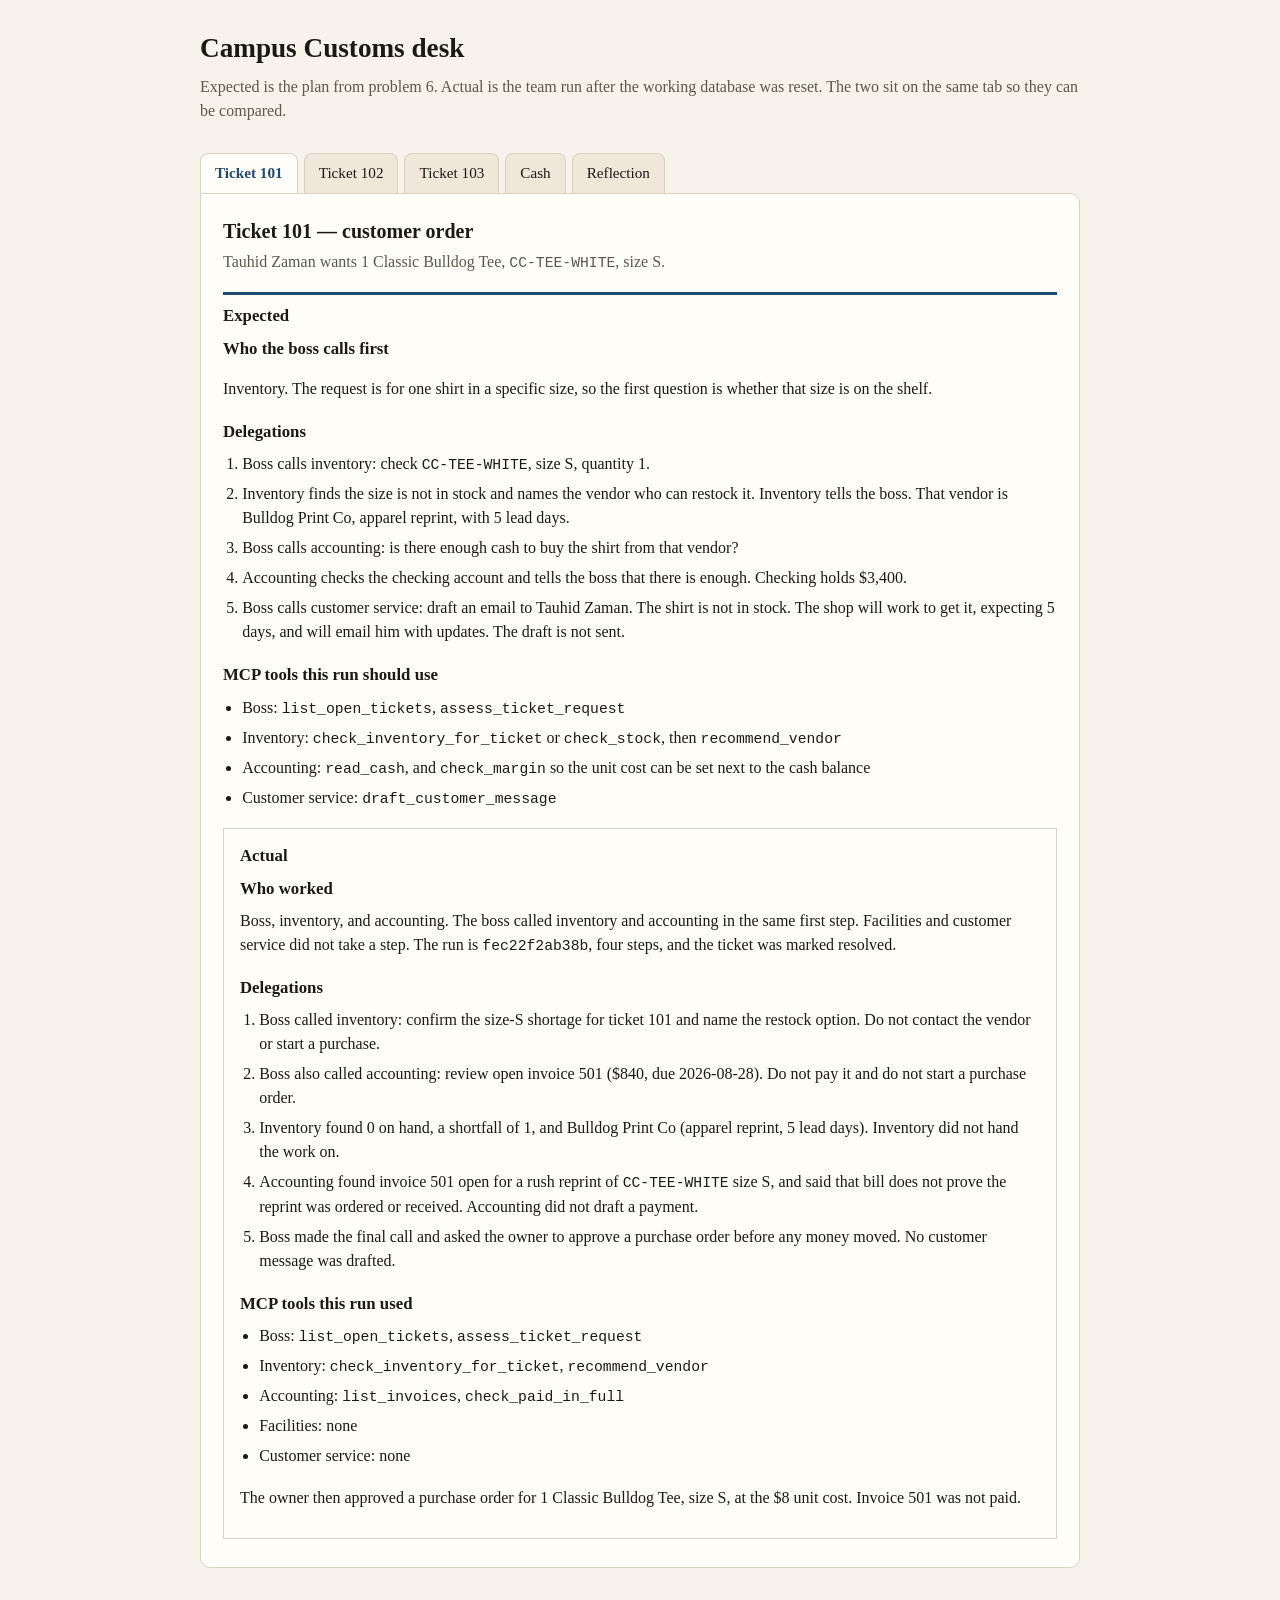
<file: output/desk_tickets.html>
<!DOCTYPE html>
<html lang="en">
<head>
  <meta charset="utf-8">
  <meta name="viewport" content="width=device-width, initial-scale=1">
  <title>Campus Customs desk</title>
  <style>
    :root {
      color-scheme: light;
      --ink: #1c1915;
      --muted: #5c564c;
      --line: #d9d1c3;
      --paper: #f7f3ea;
      --card: #fffdf8;
      --tab: #efe8da;
      --tab-on: #fffdf8;
      --accent: #1f4b6e;
      --wait: #f3efe4;
    }
    * { box-sizing: border-box; }
    body {
      margin: 0;
      font-family: Georgia, "Iowan Old Style", Palatino, serif;
      color: var(--ink);
      background: var(--paper);
      line-height: 1.5;
    }
    header, main { width: min(880px, calc(100% - 32px)); margin: 0 auto; }
    header { padding: 28px 0 8px; }
    h1 { font-size: 1.7rem; font-weight: 700; margin: 0 0 6px; }
    header p { margin: 0; color: var(--muted); }
    .tabs {
      display: flex;
      flex-wrap: wrap;
      gap: 6px;
      margin: 22px 0 0;
      padding: 0;
      list-style: none;
    }
    .tabs button {
      font: inherit;
      font-size: 0.95rem;
      color: var(--ink);
      background: var(--tab);
      border: 1px solid var(--line);
      border-bottom: none;
      border-radius: 8px 8px 0 0;
      padding: 8px 14px;
      cursor: pointer;
    }
    .tabs button[aria-selected="true"] {
      background: var(--tab-on);
      color: var(--accent);
      font-weight: 700;
    }
    .panel {
      display: none;
      background: var(--card);
      border: 1px solid var(--line);
      border-radius: 0 10px 10px 10px;
      padding: 22px 22px 28px;
      margin-bottom: 40px;
    }
    .panel.active { display: block; }
    h2 { font-size: 1.25rem; margin: 0 0 4px; }
    .lede { color: var(--muted); margin: 0 0 18px; }
    h3 { font-size: 1.05rem; margin: 0 0 8px; }
    section.block { margin: 0 0 18px; }
    ol, ul { margin: 6px 0 0; padding-left: 1.2rem; }
    li + li { margin-top: 6px; }
    code {
      font-family: Consolas, "Courier New", monospace;
      font-size: 0.92em;
    }
    .expected {
      border-top: 3px solid var(--accent);
      padding-top: 8px;
    }
    .actual {
      margin-top: 8px;
      background: var(--wait);
      border: 1px dashed var(--line);
      min-height: 140px;
      padding: 14px 16px 20px;
    }
    .actual p { margin: 0; color: var(--muted); }
    .actual.filled {
      background: var(--card);
      border-style: solid;
    }
    .actual.filled p,
    .actual.filled li { color: var(--ink); }
    .actual.filled p { margin: 0 0 8px; }
    table.cash { width: 100%; border-collapse: collapse; margin-top: 12px; }
    table.cash th, table.cash td {
      border-bottom: 1px solid var(--line);
      text-align: left;
      vertical-align: top;
      padding: 8px 6px;
    }
    table.cash th { width: 11rem; }
    .later {
      min-height: 160px;
      color: var(--muted);
    }
  </style>
</head>
<body>
  <header>
    <h1>Campus Customs desk</h1>
    <p>Expected is the plan from problem 6. Actual is the team run after the working database was reset. The two sit on the same tab so they can be compared.</p>
  </header>
  <main>
    <div class="tabs" role="tablist" aria-label="Desk pages">
      <button role="tab" id="tab-101" aria-controls="panel-101" aria-selected="true" tabindex="0">Ticket 101</button>
      <button role="tab" id="tab-102" aria-controls="panel-102" aria-selected="false" tabindex="-1">Ticket 102</button>
      <button role="tab" id="tab-103" aria-controls="panel-103" aria-selected="false" tabindex="-1">Ticket 103</button>
      <button role="tab" id="tab-cash" aria-controls="panel-cash" aria-selected="false" tabindex="-1">Cash</button>
      <button role="tab" id="tab-reflection" aria-controls="panel-reflection" aria-selected="false" tabindex="-1">Reflection</button>
    </div>

    <section class="panel active" id="panel-101" role="tabpanel" aria-labelledby="tab-101">
      <h2>Ticket 101 — customer order</h2>
      <p class="lede">Tauhid Zaman wants 1 Classic Bulldog Tee, <code>CC-TEE-WHITE</code>, size S.</p>
      <div class="expected">
        <h3>Expected</h3>
        <section class="block">
          <h3>Who the boss calls first</h3>
          <p>Inventory. The request is for one shirt in a specific size, so the first question is whether that size is on the shelf.</p>
        </section>
        <section class="block">
          <h3>Delegations</h3>
          <ol>
            <li>Boss calls inventory: check <code>CC-TEE-WHITE</code>, size S, quantity 1.</li>
            <li>Inventory finds the size is not in stock and names the vendor who can restock it. Inventory tells the boss. That vendor is Bulldog Print Co, apparel reprint, with 5 lead days.</li>
            <li>Boss calls accounting: is there enough cash to buy the shirt from that vendor?</li>
            <li>Accounting checks the checking account and tells the boss that there is enough. Checking holds $3,400.</li>
            <li>Boss calls customer service: draft an email to Tauhid Zaman. The shirt is not in stock. The shop will work to get it, expecting 5 days, and will email him with updates. The draft is not sent.</li>
          </ol>
        </section>
        <section class="block">
          <h3>MCP tools this run should use</h3>
          <ul>
            <li>Boss: <code>list_open_tickets</code>, <code>assess_ticket_request</code></li>
            <li>Inventory: <code>check_inventory_for_ticket</code> or <code>check_stock</code>, then <code>recommend_vendor</code></li>
            <li>Accounting: <code>read_cash</code>, and <code>check_margin</code> so the unit cost can be set next to the cash balance</li>
            <li>Customer service: <code>draft_customer_message</code></li>
          </ul>
        </section>
      </div>
      <div class="actual filled">
        <h3>Actual</h3>
        <section class="block">
          <h3>Who worked</h3>
          <p>Boss, inventory, and accounting. The boss called inventory and accounting in the same first step. Facilities and customer service did not take a step. The run is <code>fec22f2ab38b</code>, four steps, and the ticket was marked resolved.</p>
        </section>
        <section class="block">
          <h3>Delegations</h3>
          <ol>
            <li>Boss called inventory: confirm the size-S shortage for ticket 101 and name the restock option. Do not contact the vendor or start a purchase.</li>
            <li>Boss also called accounting: review open invoice 501 ($840, due 2026-08-28). Do not pay it and do not start a purchase order.</li>
            <li>Inventory found 0 on hand, a shortfall of 1, and Bulldog Print Co (apparel reprint, 5 lead days). Inventory did not hand the work on.</li>
            <li>Accounting found invoice 501 open for a rush reprint of <code>CC-TEE-WHITE</code> size S, and said that bill does not prove the reprint was ordered or received. Accounting did not draft a payment.</li>
            <li>Boss made the final call and asked the owner to approve a purchase order before any money moved. No customer message was drafted.</li>
          </ol>
        </section>
        <section class="block">
          <h3>MCP tools this run used</h3>
          <ul>
            <li>Boss: <code>list_open_tickets</code>, <code>assess_ticket_request</code></li>
            <li>Inventory: <code>check_inventory_for_ticket</code>, <code>recommend_vendor</code></li>
            <li>Accounting: <code>list_invoices</code>, <code>check_paid_in_full</code></li>
            <li>Facilities: none</li>
            <li>Customer service: none</li>
          </ul>
        </section>
        <p>The owner then approved a purchase order for 1 Classic Bulldog Tee, size S, at the $8 unit cost. Invoice 501 was not paid.</p>
      </div>
    </section>

    <section class="panel" id="panel-102" role="tabpanel" aria-labelledby="tab-102" hidden>
      <h2>Ticket 102 — rent notice</h2>
      <p class="lede">Elm City Properties. Chapel Street shop rent is $2,400, due 2026-09-02. The shop date is 2026-08-31.</p>
      <div class="expected">
        <h3>Expected</h3>
        <section class="block">
          <h3>Who the boss calls first</h3>
          <p>Accounting. This is a rent ticket, not a product, so the first question is whether checking can cover the rent and whether a payment can be prepared for approval.</p>
        </section>
        <section class="block">
          <h3>Delegations</h3>
          <ol>
            <li>Boss calls accounting with the rent ticket.</li>
            <li>Accounting reads the checking account, sees $3,400 against $2,400 rent, and prepares the rent payment for approval. Accounting gives that draft to the boss. The payment is not sent.</li>
            <li>Boss calls facilities, which handles the shop space and the rent.</li>
          </ol>
        </section>
        <section class="block">
          <h3>MCP tools this run should use</h3>
          <ul>
            <li>Boss: <code>list_open_tickets</code>, <code>assess_ticket_request</code></li>
            <li>Accounting: <code>read_cash</code>, <code>prepare_payment_or_po</code> with kind <code>rent_payment</code> for lease 1</li>
            <li>Facilities: <code>read_shop_space</code></li>
          </ul>
        </section>
      </div>
      <div class="actual filled">
        <h3>Actual</h3>
        <section class="block">
          <h3>Who worked</h3>
          <p>Boss, accounting, and facilities. The boss called accounting first, and called facilities in that same step. Inventory and customer service did not take a step. The run is <code>66ce9714c8ca</code>, eight steps, and the ticket was marked resolved. Checking was already $3,392 because the ticket 101 purchase had been approved.</p>
        </section>
        <section class="block">
          <h3>Delegations</h3>
          <ol>
            <li>Boss called accounting: check cash against the rent and prepare a rent-payment draft. Do not pay.</li>
            <li>Boss called facilities: confirm the Chapel Street lease, the rent amount, and the due date.</li>
            <li>Accounting read checking ($3,392) and handed the question to facilities because it did not yet have the lease id and amount.</li>
            <li>Facilities confirmed lease 1, $2,400 due 2026-09-02, two days after the shop date, and handed a rent draft back to accounting.</li>
            <li>Accounting drafted a $2,400 <code>rent_payment</code> for lease 1. Posted was false. A later facilities handoff asked for the same draft again, and accounting prepared it a second time. Still not posted.</li>
            <li>On the final step the boss also assessed ticket 103. That did not resolve 103. The rent draft was left for the owner.</li>
          </ol>
        </section>
        <section class="block">
          <h3>MCP tools this run used</h3>
          <ul>
            <li>Boss: <code>list_open_tickets</code>, <code>assess_ticket_request</code> for 102, and <code>assess_ticket_request</code> for 103 on the last step</li>
            <li>Accounting: <code>read_cash</code>, <code>prepare_payment_or_po</code> with kind <code>rent_payment</code> and ref 1</li>
            <li>Facilities: <code>assess_ticket_request</code>, <code>read_shop_space</code></li>
            <li>Inventory: none</li>
            <li>Customer service: none</li>
          </ul>
        </section>
        <p>The owner approved the rent payment. Checking fell by $2,400, from $3,392.00 to $992.00.</p>
      </div>
    </section>

    <section class="panel" id="panel-103" role="tabpanel" aria-labelledby="tab-103" hidden>
      <h2>Ticket 103 — bulk hoodie order</h2>
      <p class="lede">Yale AI Club wants 20 Basic Hoodie Big Yale, <code>CC-HOOD-NAVY</code>, size M, and is asking for a bulk discount.</p>
      <div class="expected">
        <h3>Expected</h3>
        <section class="block">
          <h3>Who the boss calls first</h3>
          <p>Inventory. The request is a purchase of 20 hoodies in size M, so the first question is how many of that size are on the shelf.</p>
        </section>
        <section class="block">
          <h3>Delegations</h3>
          <ol>
            <li>Boss calls inventory: 20 × <code>CC-HOOD-NAVY</code>, size M.</li>
            <li>Inventory finds 8 on hand, so 12 are still needed, and names the vendor who can restock the remainder. Inventory tells the boss. That vendor is Bulldog Print Co.</li>
            <li>Boss calls accounting: is there enough money to buy the remaining 12?</li>
            <li>Accounting tells the boss that there is enough. The unit cost is $22, so 12 cost $264, and checking holds $3,400.</li>
            <li>Boss calls customer service: draft an email to Yale AI Club explaining the current situation, with updates when the rest of the order becomes available. The draft is not sent.</li>
          </ol>
        </section>
        <section class="block">
          <h3>MCP tools this run should use</h3>
          <ul>
            <li>Boss: <code>list_open_tickets</code>, <code>assess_ticket_request</code></li>
            <li>Inventory: <code>check_inventory_for_ticket</code> or <code>check_stock</code>, then <code>recommend_vendor</code></li>
            <li>Accounting: <code>read_cash</code>, <code>check_margin</code></li>
            <li>Customer service: <code>draft_customer_message</code></li>
          </ul>
        </section>
      </div>
      <div class="actual filled">
        <h3>Actual</h3>
        <section class="block">
          <h3>Who worked</h3>
          <p>Boss, accounting, inventory, and customer service. The boss called accounting first, and called inventory in that same step. Facilities did not take a step. The run is <code>e22597fd9e39</code>, seven steps, and the ticket was marked resolved. Checking was $992 because rent had already been approved.</p>
        </section>
        <section class="block">
          <h3>Delegations</h3>
          <ol>
            <li>Boss called accounting to review the bulk discount from list price and unit cost, and to prepare a draft if one was warranted. Do not execute it.</li>
            <li>Boss called inventory to check the 12-unit shortfall of <code>CC-HOOD-NAVY</code> size M and name a vendor. Do not place an order.</li>
            <li>Accounting found 8 on hand, list $58, unit cost $22, margin $36 (62.1%), and no discount target. It drafted a purchase order for 12 units and did not accept a customer payment.</li>
            <li>Inventory confirmed 8 on hand, shortfall 12, and Bulldog Print Co with a 5-day lead. Inventory then called accounting to draft that purchase order, and called customer service to explain the shortfall.</li>
            <li>Accounting drafted the same 12-unit purchase order again: $264, not posted.</li>
            <li>Customer service drafted a message to Yale AI Club. It was not sent.</li>
            <li>Boss made the final call: the owner must approve the purchase order before money moves, and must approve the message before it is sent.</li>
          </ol>
        </section>
        <section class="block">
          <h3>MCP tools this run used</h3>
          <ul>
            <li>Boss: <code>list_open_tickets</code>, <code>assess_ticket_request</code></li>
            <li>Accounting: <code>check_paid_in_full</code>, <code>check_margin</code>, <code>prepare_payment_or_po</code> for 12 × <code>CC-HOOD-NAVY</code> size M</li>
            <li>Inventory: <code>check_stock</code>, <code>recommend_vendor</code>, <code>check_inventory_for_ticket</code></li>
            <li>Customer service: <code>draft_customer_message</code></li>
            <li>Facilities: none</li>
          </ul>
        </section>
        <p>The owner approved the $264 purchase order. The customer message was left unsent. Checking fell from $992.00 to $728.00.</p>
      </div>
    </section>

    <section class="panel" id="panel-cash" role="tabpanel" aria-labelledby="tab-cash" hidden>
      <h2>Cash</h2>
      <p>Checking in <code>data/campus_customs_new.db</code> after the reset, then the one human approval posted for each resolved ticket. Agents only prepared drafts. <code>POST /api/approve</code> is what changed the balance.</p>
      <table class="cash">
        <tbody>
          <tr>
            <th>Starting</th>
            <td>$3,400.00 after <code>POST /api/reset</code>, shop date 2026-08-31.</td>
          </tr>
          <tr>
            <th>Ticket 101</th>
            <td>Purchase order for 1 Classic Bulldog Tee (<code>CC-TEE-WHITE</code>, size S) at the $8 unit cost. Checking went from $3,400.00 to $3,392.00. Invoice 501 ($840) was not paid.</td>
          </tr>
          <tr>
            <th>Ticket 102</th>
            <td>Rent payment for the Chapel Street shop, lease 1, $2,400. Checking went from $3,392.00 to $992.00.</td>
          </tr>
          <tr>
            <th>Ticket 103</th>
            <td>Purchase order for 12 Basic Hoodie Big Yale (<code>CC-HOOD-NAVY</code>, size M) at $22 each, $264. Checking went from $992.00 to $728.00. The customer draft was not sent and did not change cash.</td>
          </tr>
          <tr>
            <th>Ending</th>
            <td>$728.00. This matches <code>cash_accounts</code> where <code>name</code> is <code>checking</code>.</td>
          </tr>
        </tbody>
      </table>
    </section>

    <section class="panel" id="panel-reflection" role="tabpanel" aria-labelledby="tab-reflection" hidden>
      <h2>Reflection</h2>
      <section class="block">
        <h3>How the agents did</h3>
        <p>They did an excellent job. On each ticket they performed the task to my expectations: they read the request, used the shop tables, named the right next step, and left payment and any customer message for me to approve.</p>
        <ul>
          <li>Ticket 101. They found that the size-S tee was not on the shelf, named Bulldog Print Co and the 5-day lead, and did not pay the $840 invoice. I approved the $8 restock myself.</li>
          <li>Ticket 102. They treated it as rent, checked checking against $2,400, prepared the rent draft, and had facilities confirm the Chapel Street lease. I approved the payment.</li>
          <li>Ticket 103. They found 8 hoodies on hand, a shortfall of 12, Bulldog Print Co, a $264 purchase at $22 each, and a customer draft that was not sent. I approved the purchase.</li>
        </ul>
      </section>
      <section class="block">
        <h3>Expected plan compared with the executed plan</h3>
        <p>Ticket 101. I expected inventory first, then accounting to confirm cash for the shirt, then customer service to draft an email that would not be sent. The executed plan called inventory and accounting together. Inventory did the stock and vendor check I expected. Accounting reviewed invoice 501 and refused to treat it as proof the reprint had arrived, which is the careful version of “do not pay yet.” Customer service did not take a step, so the email draft was the one piece of my plan that did not run. The outcome still matched: out of stock, right vendor, no money moved until I approved the $8 purchase order.</p>
        <p>Ticket 102. I expected accounting first, a draft for the $2,400 rent because checking could cover it, and then facilities. The executed plan called accounting and facilities in the opening step. Accounting prepared the rent draft, and facilities confirmed lease 1, $2,400, due 2026-09-02. They passed the lease id back and forth and prepared the draft twice, and the boss also looked at ticket 103 on the last step. The payment still waited for me, and checking fell from $3,392 to $992 only after I approved it.</p>
        <p>Ticket 103. I expected inventory first, then accounting on the $264 restock, then a customer-service draft. The executed plan called accounting first and inventory in the same step. Inventory still reported 8 on hand and the shortfall of 12, accounting drafted the $264 purchase order, and customer service drafted the note to Yale AI Club and did not send it. No discount amount was on the ticket, so they reported the $58 list price, the $22 cost, and the $36 margin and left the price alone. I approved the purchase order, and checking went from $992 to $728.</p>
      </section>
      <section class="block">
        <h3>One agent with tools</h3>
        <p>One agent with these tools would have been simpler. Each ticket is a short lookup: stock or lease, cash, a draft, and stop. The tasks do not have the degree of complexity that calls for a multi-level team. On 102 the lease amount was already on the ticket, and the agents still handed that fact around. On 103 the same purchase order was drafted twice. One agent could have called the tools in one pass.</p>
      </section>
      <section class="block">
        <h3>New problems this team could handle</h3>
        <ul>
          <li>Similar tickets for different Campus Customs inventory. A hat, a mug, or another size is the same path: assess the ticket, check the shelf, name the vendor, and draft a purchase if the count is short.</li>
          <li>Updating the checking account and keeping it clean. The agents prepare the payment, and the human approval posts it, so the balance stays a simple record of what I actually approved.</li>
          <li>A customer asking for a discount. The team can read the list price and the unit cost, say what the margin is, and draft a reply. I still decide the price.</li>
        </ul>
      </section>
      <section class="block">
        <h3>What this multi-agent team cannot handle</h3>
        <ul>
          <li>Ticket 103 started with 8 hoodies and we ordered 12 more. That purchase does not change inventory. I would add a tool that counts the received units onto the shelf.</li>
          <li>Customer service can only draft a message. I would add an email address and a phone number so the customer-service agent can improve the experience once I approve the contact.</li>
          <li>If a discount is offered, nothing writes the new price. I would add a tool that adjusts the price of the item to the discounted price.</li>
        </ul>
      </section>
    </section>
  </main>
  <script>
    const tabs = Array.from(document.querySelectorAll('[role="tab"]'));
    const panels = Array.from(document.querySelectorAll('[role="tabpanel"]'));

    function selectTab(tab) {
      tabs.forEach((item) => {
        const on = item === tab;
        item.setAttribute("aria-selected", on ? "true" : "false");
        item.tabIndex = on ? 0 : -1;
      });
      panels.forEach((panel) => {
        const on = panel.id === tab.getAttribute("aria-controls");
        panel.classList.toggle("active", on);
        panel.hidden = !on;
      });
      tab.focus();
    }

    tabs.forEach((tab, index) => {
      tab.addEventListener("click", () => selectTab(tab));
      tab.addEventListener("keydown", (event) => {
        if (event.key !== "ArrowRight" && event.key !== "ArrowLeft") return;
        event.preventDefault();
        const next = event.key === "ArrowRight"
          ? (index + 1) % tabs.length
          : (index - 1 + tabs.length) % tabs.length;
        selectTab(tabs[next]);
      });
    });
  </script>
</body>
</html>
</file>
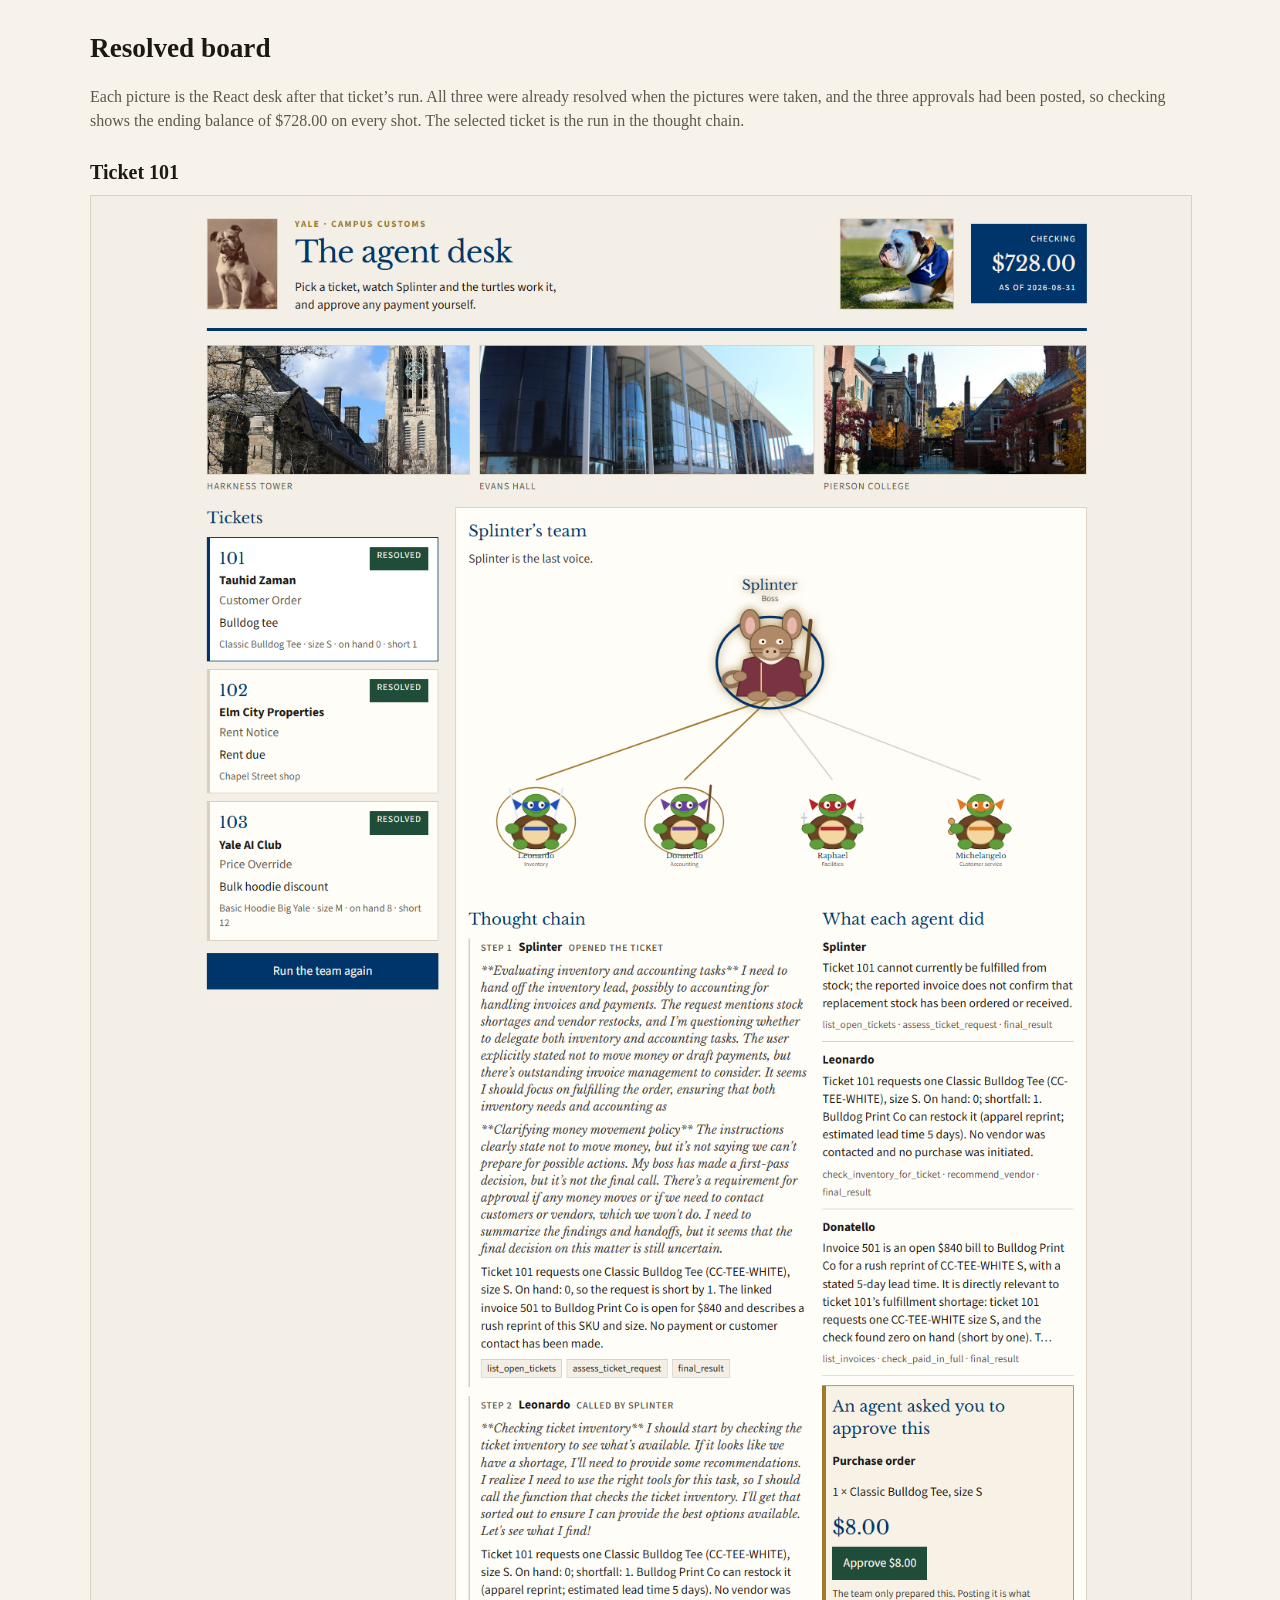
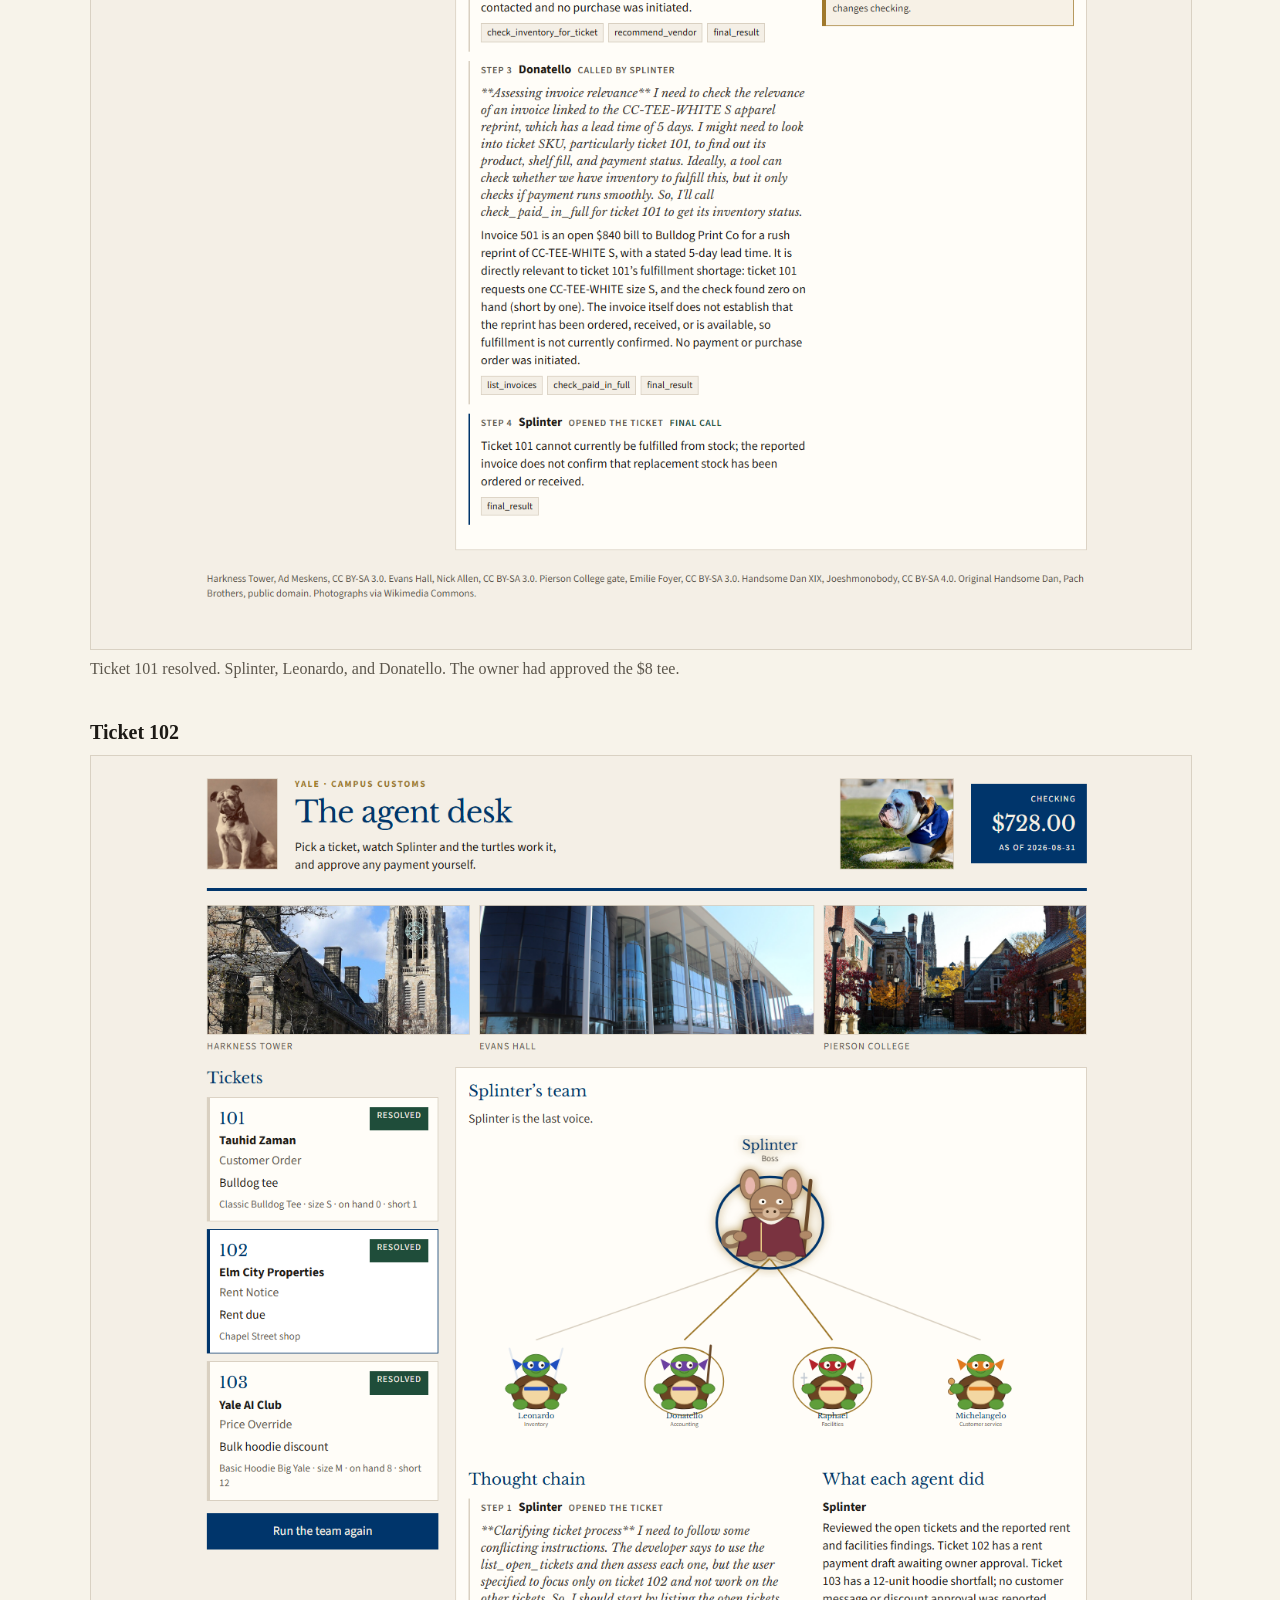
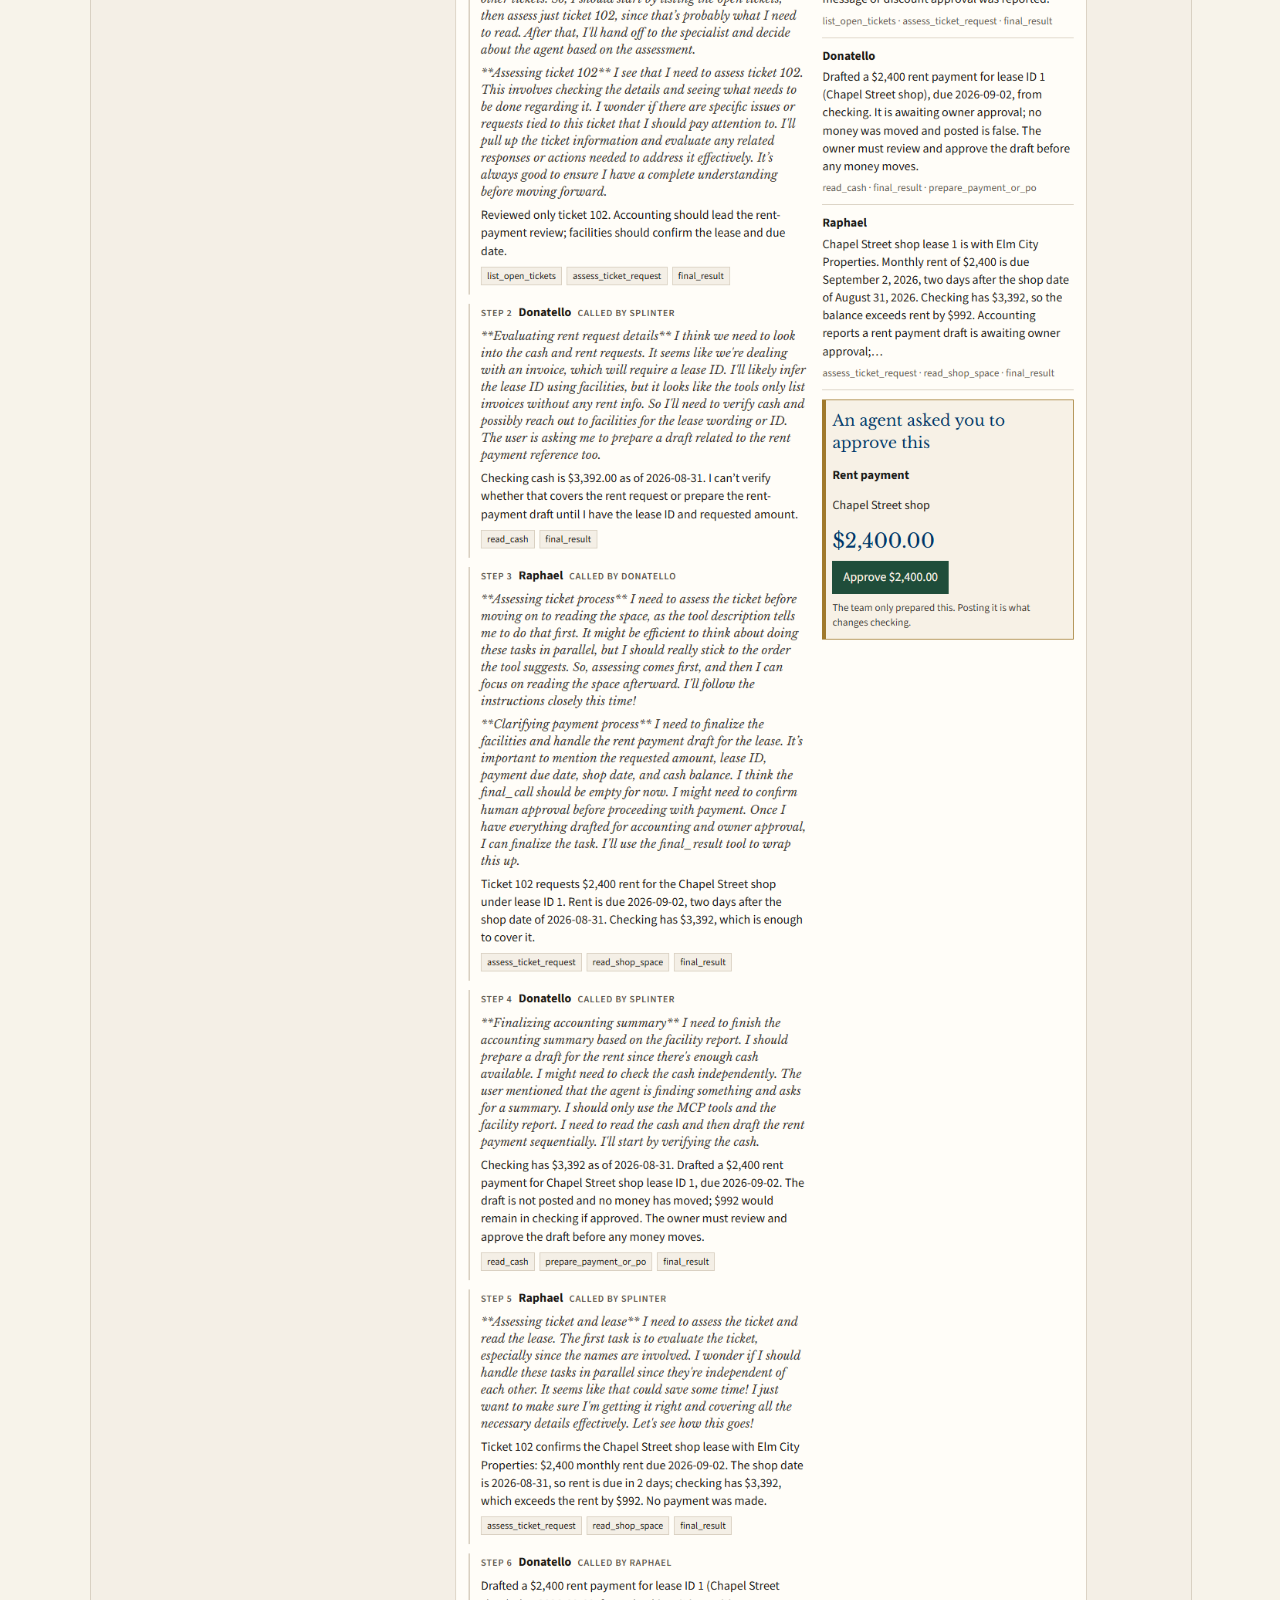
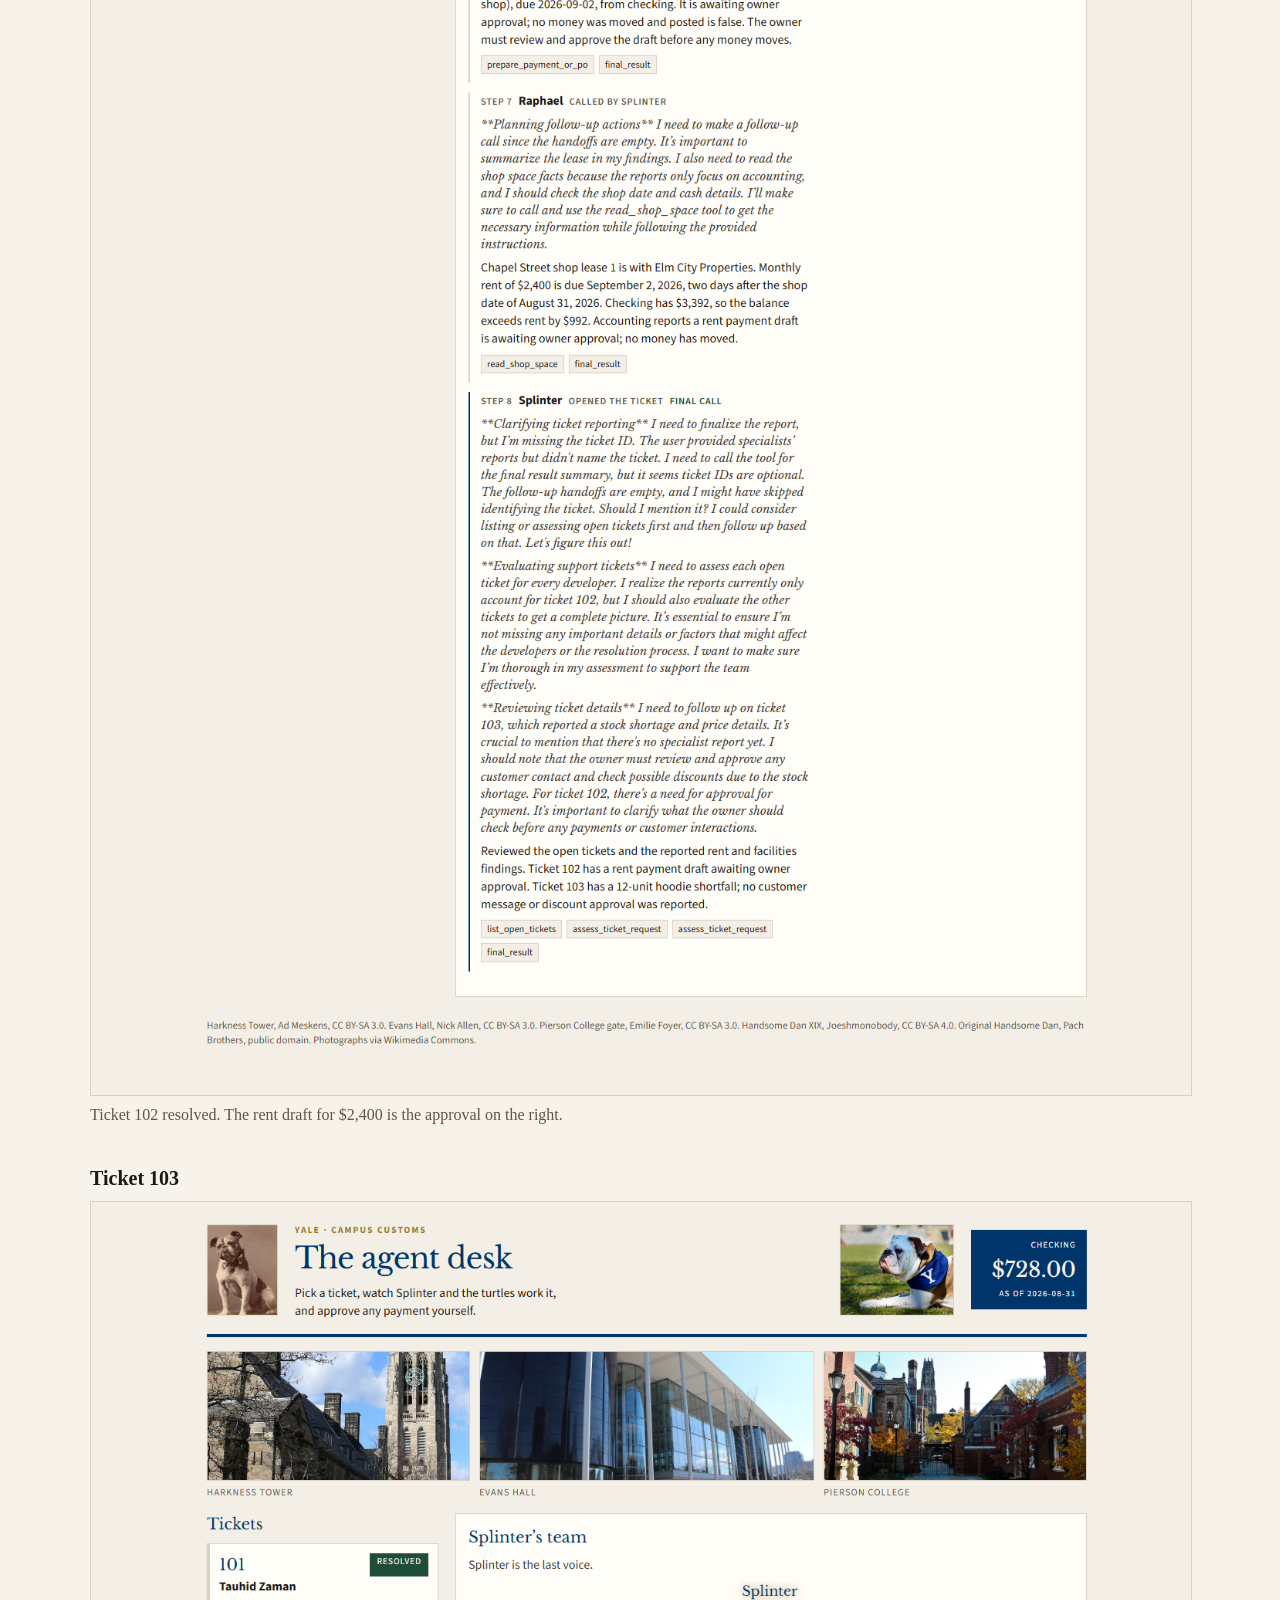
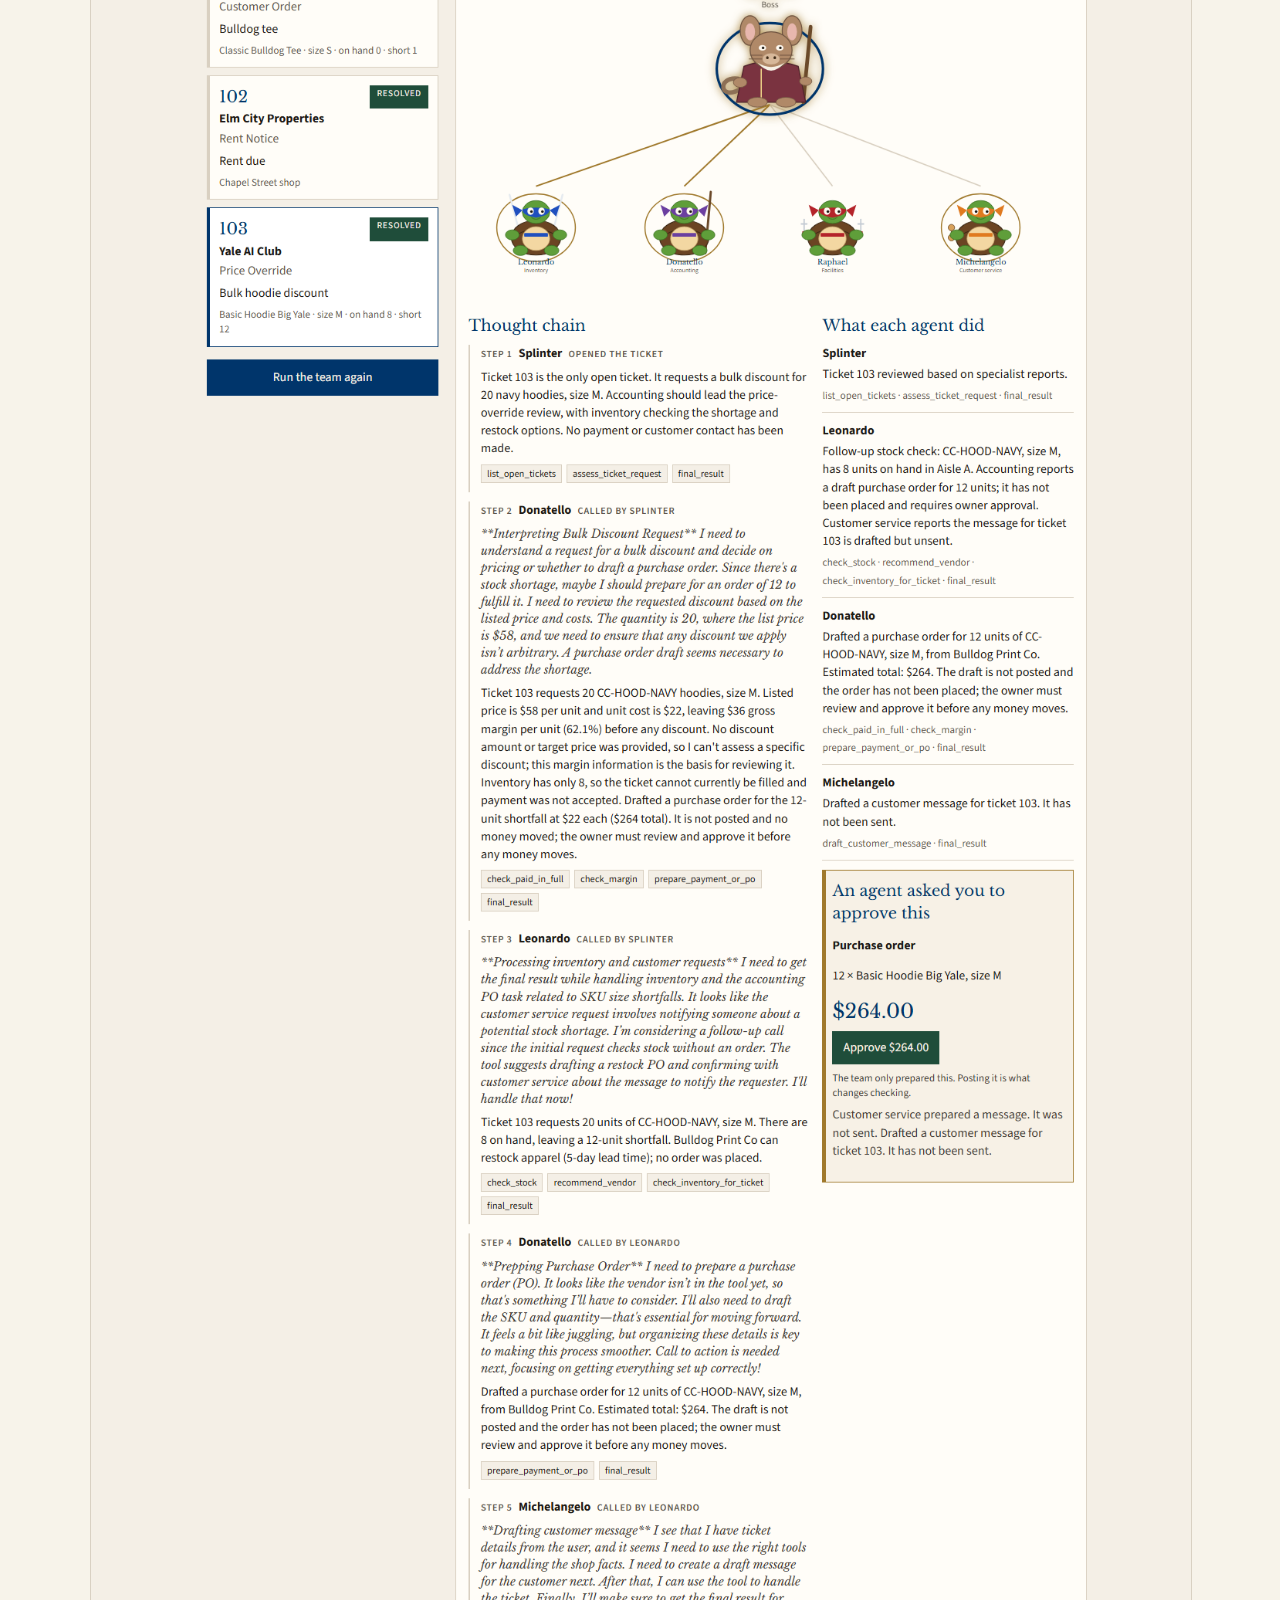
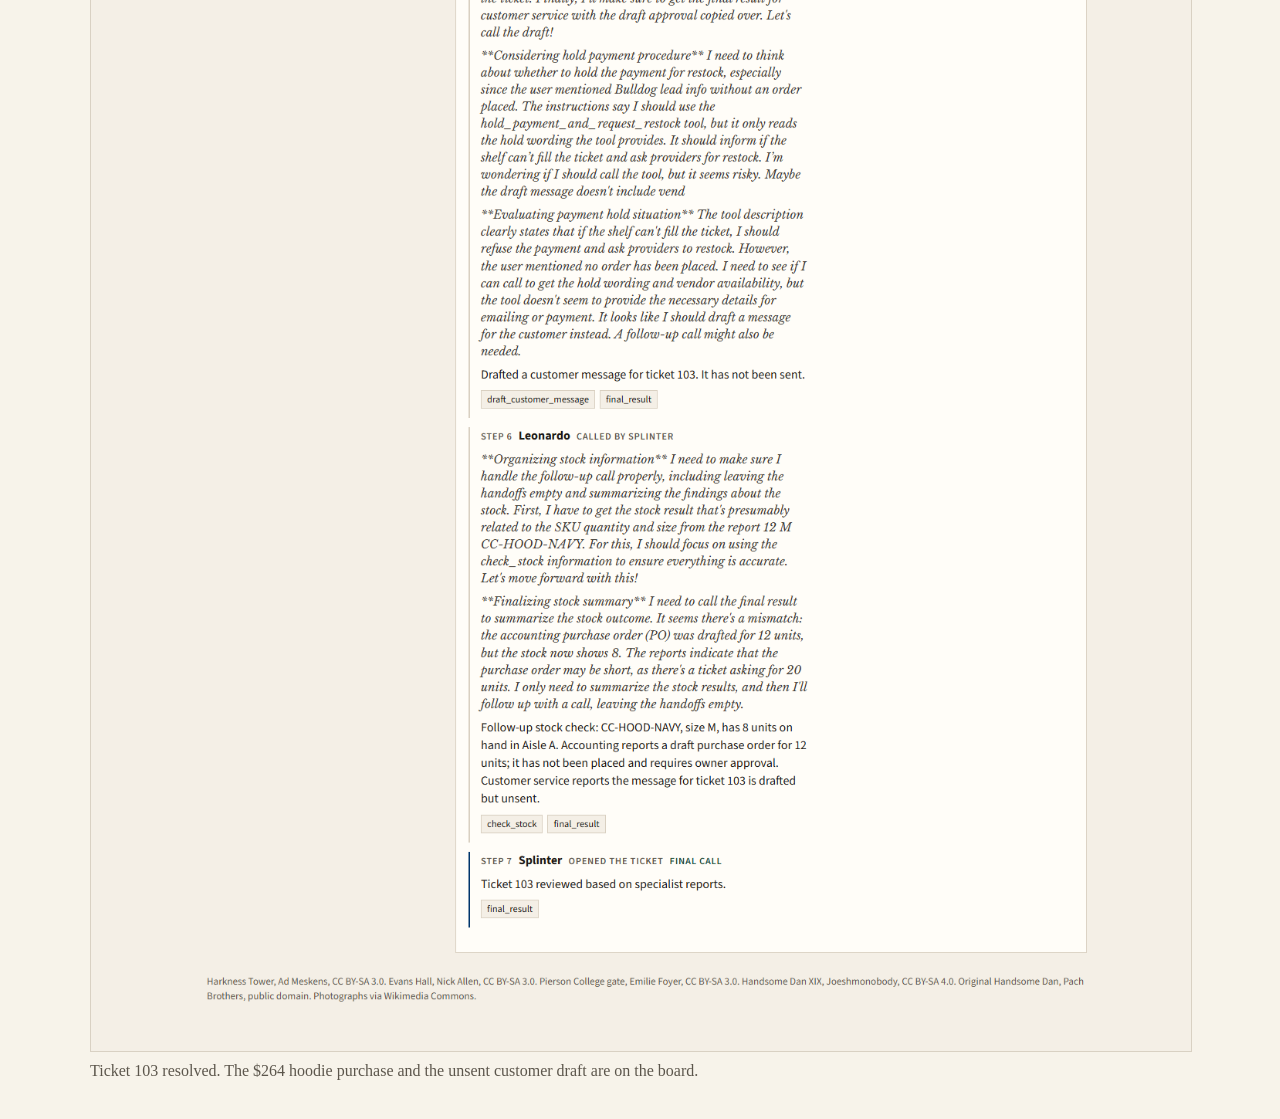
<file: output/resolved_board.html>
<!DOCTYPE html>
<html lang="en">
<head>
  <meta charset="utf-8">
  <meta name="viewport" content="width=device-width, initial-scale=1">
  <title>Resolved board</title>
  <style>
    :root { color-scheme: light; }
    body {
      margin: 0;
      font-family: Georgia, "Iowan Old Style", Palatino, serif;
      color: #1c1915;
      background: #f7f3ea;
      line-height: 1.5;
    }
    header, main { width: min(1100px, calc(100% - 32px)); margin: 0 auto; }
    header { padding: 28px 0 8px; }
    h1 { font-size: 1.7rem; margin: 0 0 8px; }
    header p, figcaption { color: #5c564c; }
    figure { margin: 0 0 36px; }
    img {
      width: 100%;
      height: auto;
      border: 1px solid #d9d1c3;
      background: #fff;
    }
    h2 { font-size: 1.25rem; margin: 0 0 8px; }
  </style>
</head>
<body>
  <header>
    <h1>Resolved board</h1>
    <p>Each picture is the React desk after that ticket’s run. All three were already resolved when the pictures were taken, and the three approvals had been posted, so checking shows the ending balance of $728.00 on every shot. The selected ticket is the run in the thought chain.</p>
  </header>
  <main>
    <figure>
      <h2>Ticket 101</h2>
      <img src="board-101.png" alt="React desk with ticket 101 selected, resolved, and its thought chain visible. Checking is $728.00.">
      <figcaption>Ticket 101 resolved. Splinter, Leonardo, and Donatello. The owner had approved the $8 tee.</figcaption>
    </figure>
    <figure>
      <h2>Ticket 102</h2>
      <img src="board-102.png" alt="React desk with ticket 102 selected, resolved, and its rent thought chain visible. Checking is $728.00.">
      <figcaption>Ticket 102 resolved. The rent draft for $2,400 is the approval on the right.</figcaption>
    </figure>
    <figure>
      <h2>Ticket 103</h2>
      <img src="board-103.png" alt="React desk with ticket 103 selected, resolved, and its hoodie thought chain visible. Checking is $728.00.">
      <figcaption>Ticket 103 resolved. The $264 hoodie purchase and the unsent customer draft are on the board.</figcaption>
    </figure>
  </main>
</body>
</html>
</file>
